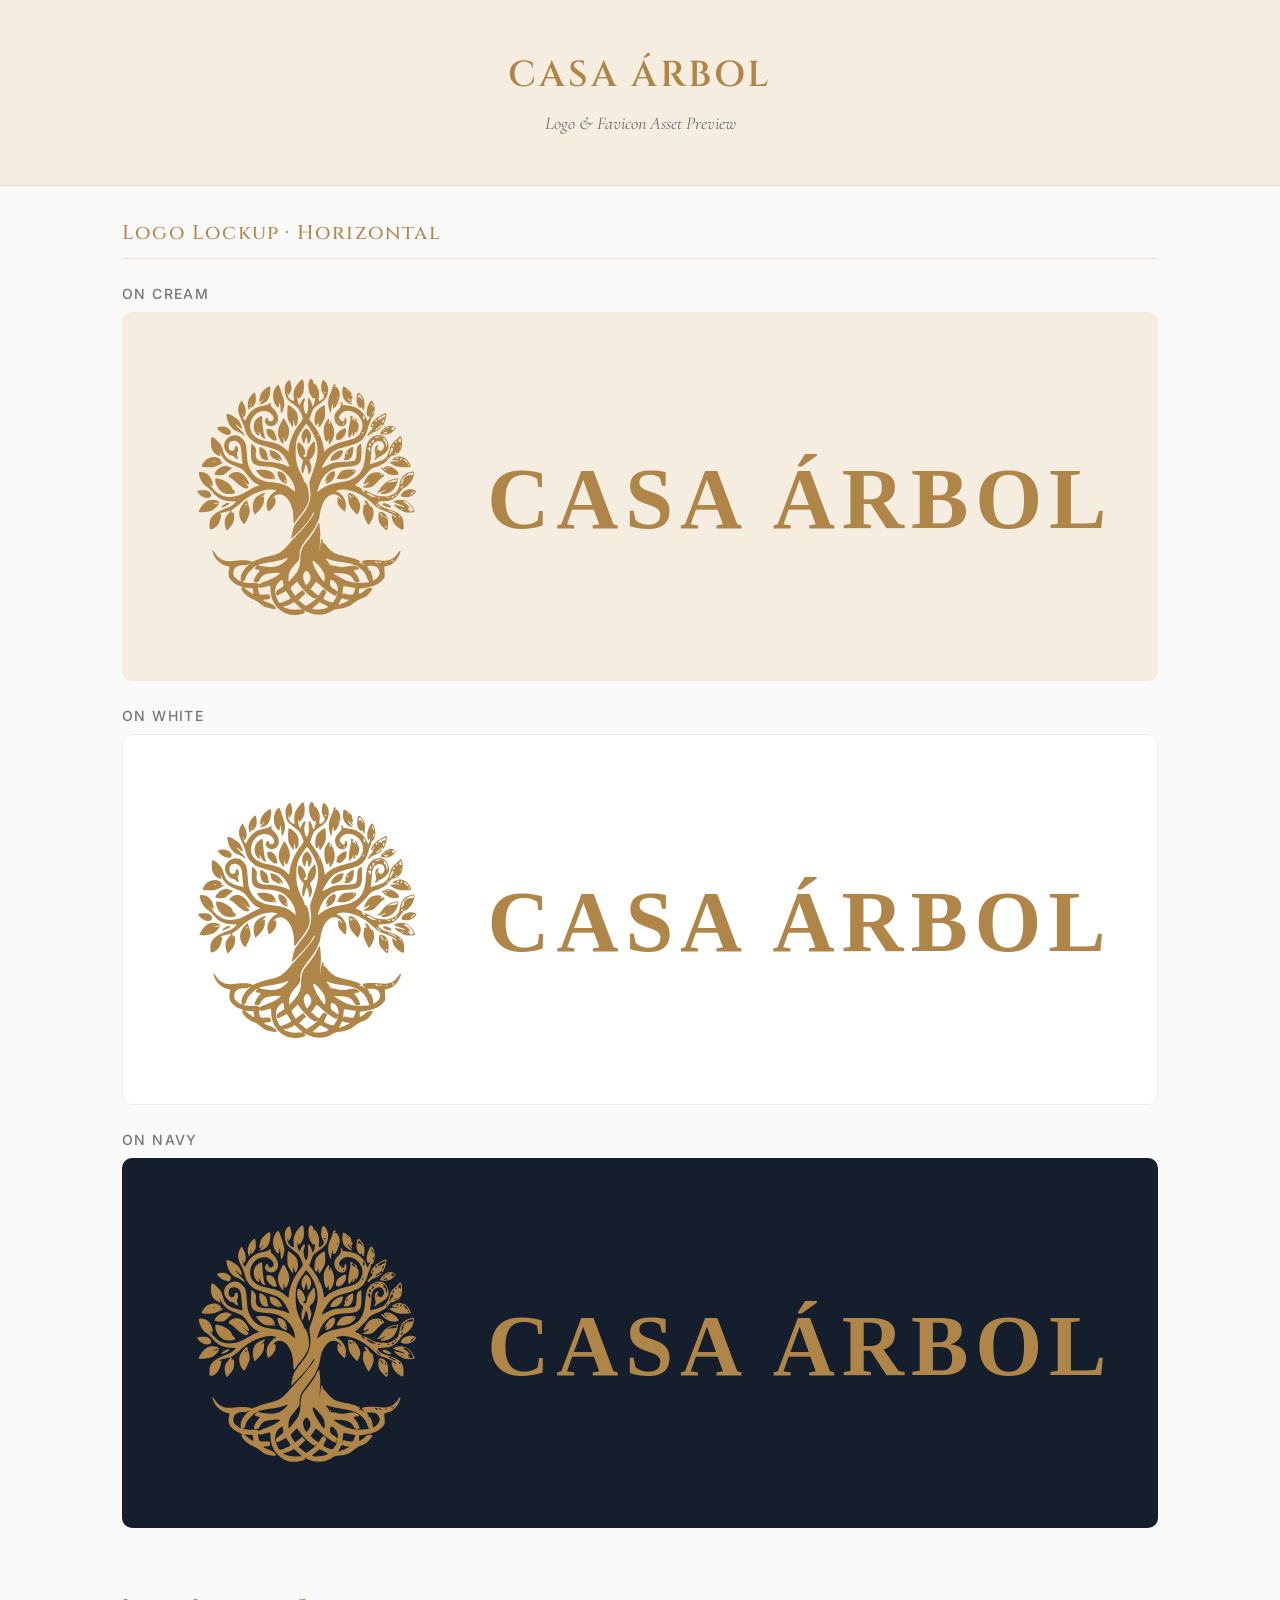
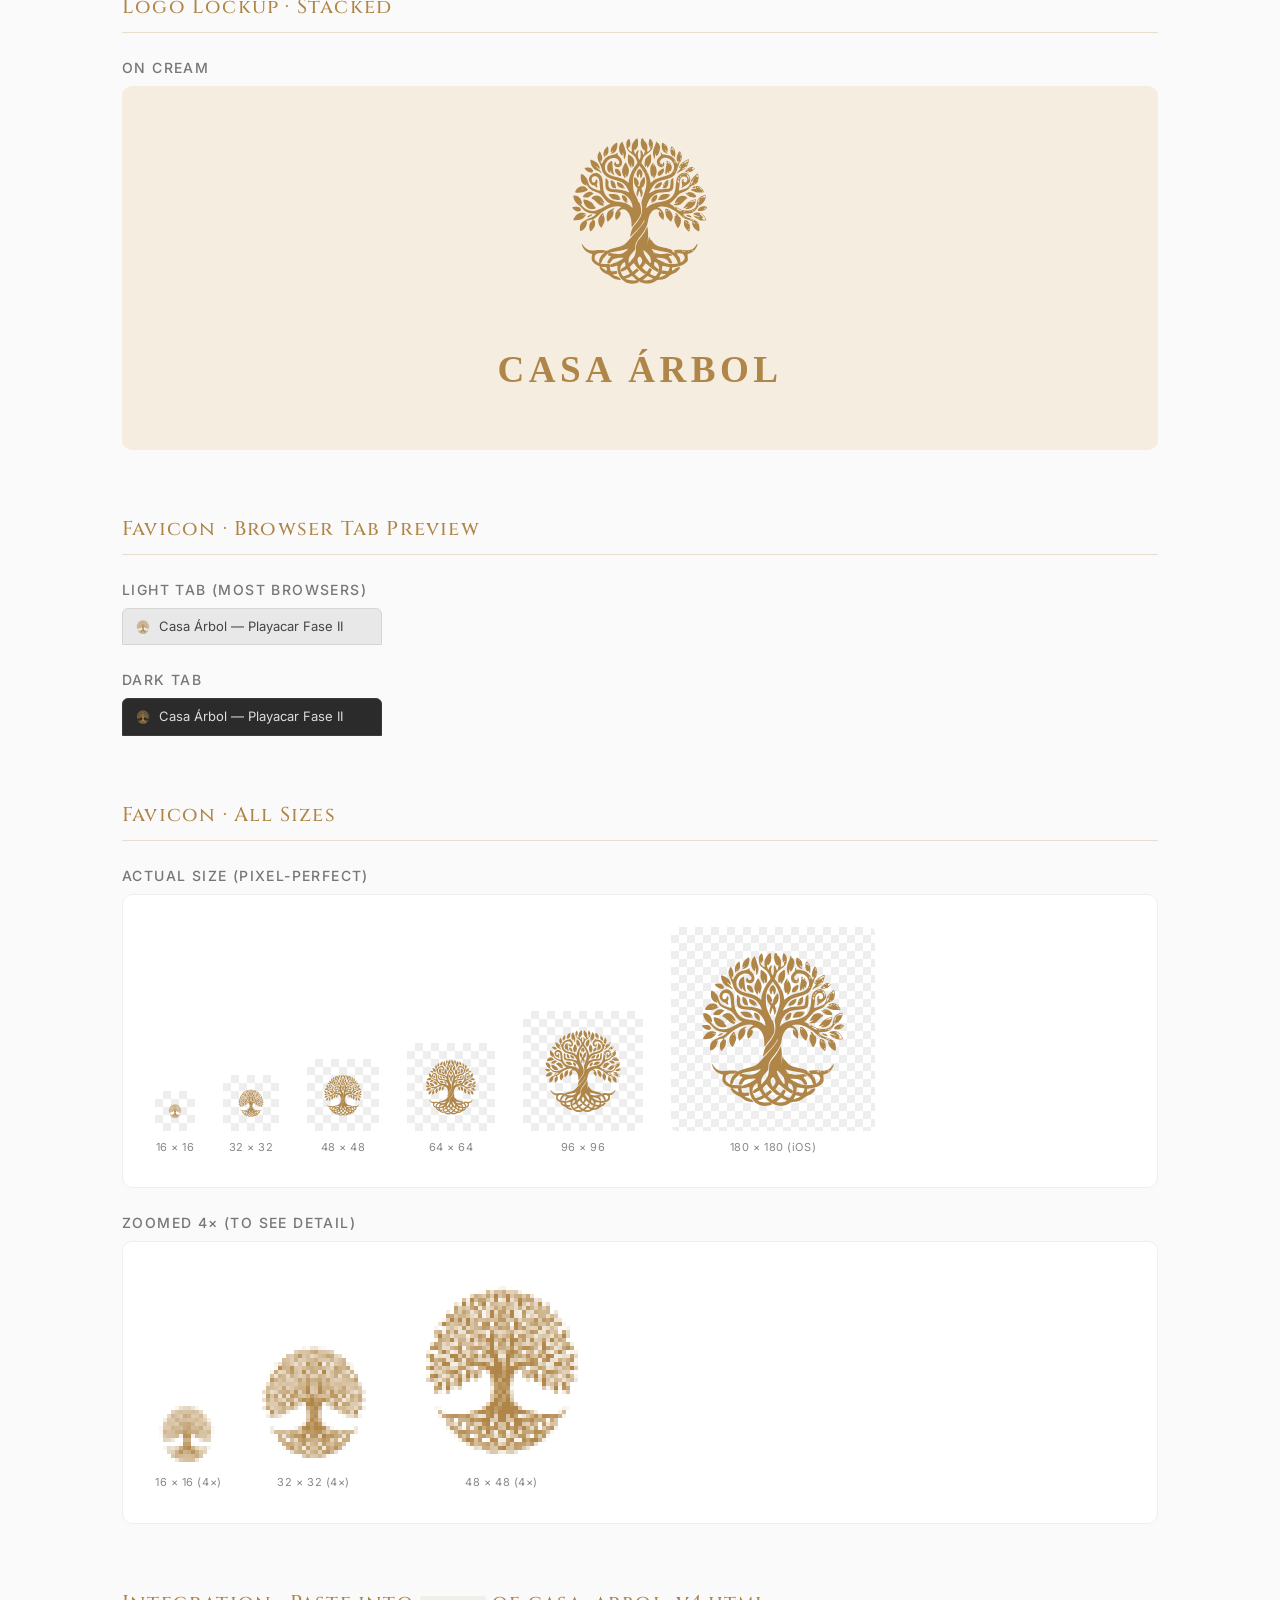
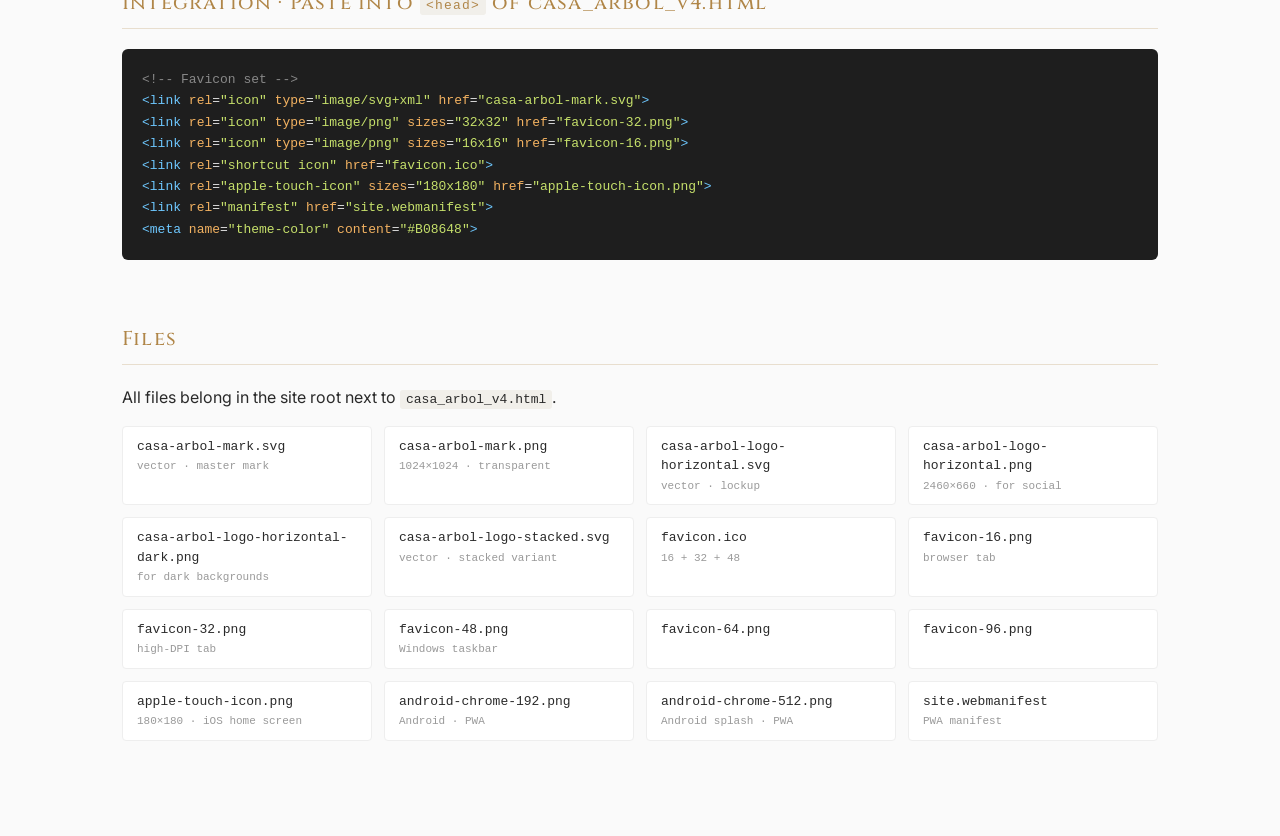
<file: images/casa-arbol-logo/preview.html>
<!DOCTYPE html>
<html lang="en">
<head>
  <meta charset="UTF-8">
  <meta name="viewport" content="width=device-width, initial-scale=1.0">
  <title>Casa Árbol — Logo & Favicon Assets</title>

  <!-- The actual favicon tags you'll paste into casa_arbol_v4.html -->
  <link rel="icon" type="image/svg+xml" href="casa-arbol-mark.svg">
  <link rel="icon" type="image/png" sizes="32x32" href="favicon-32.png">
  <link rel="icon" type="image/png" sizes="16x16" href="favicon-16.png">
  <link rel="shortcut icon" href="favicon.ico">
  <link rel="apple-touch-icon" sizes="180x180" href="apple-touch-icon.png">
  <link rel="manifest" href="site.webmanifest">
  <meta name="theme-color" content="#B08648">

  <link rel="preconnect" href="https://fonts.googleapis.com">
  <link rel="preconnect" href="https://fonts.gstatic.com" crossorigin>
  <link href="https://fonts.googleapis.com/css2?family=Cinzel:wght@500;600&family=Cormorant+Garamond:ital,wght@0,400;1,400&family=Inter:wght@400;500&display=swap" rel="stylesheet">

  <style>
    :root {
      --gold: #B08648;
      --cream: #f4ede0;
      --ink: #2a2a2a;
      --navy: #141e2d;
    }
    * { box-sizing: border-box; }
    body {
      margin: 0;
      font-family: 'Inter', system-ui, sans-serif;
      color: var(--ink);
      background: #fafafa;
      line-height: 1.5;
    }
    header {
      padding: 48px 32px;
      text-align: center;
      background: var(--cream);
      border-bottom: 1px solid rgba(176,134,72,0.2);
    }
    header h1 {
      font-family: 'Cinzel', serif;
      font-weight: 600;
      letter-spacing: 0.08em;
      color: var(--gold);
      margin: 0 0 8px;
      font-size: 36px;
    }
    header p {
      font-family: 'Cormorant Garamond', serif;
      font-style: italic;
      font-size: 18px;
      margin: 0;
      color: #6b6b6b;
    }
    main { max-width: 1100px; margin: 0 auto; padding: 32px; }
    section { margin-bottom: 64px; }
    h2 {
      font-family: 'Cinzel', serif;
      font-weight: 500;
      letter-spacing: 0.06em;
      color: var(--gold);
      font-size: 20px;
      margin: 0 0 20px;
      padding-bottom: 10px;
      border-bottom: 1px solid rgba(176,134,72,0.25);
    }
    h3 { margin: 24px 0 8px; font-size: 14px; color: #777; font-weight: 500; text-transform: uppercase; letter-spacing: 0.1em; }
    .row { display: flex; gap: 32px; align-items: center; flex-wrap: wrap; }
    .card { padding: 32px; border-radius: 10px; }
    .card.light  { background: #fff;       border: 1px solid #eee; }
    .card.cream  { background: var(--cream); }
    .card.navy   { background: var(--navy); }
    .card.navy h3 { color: rgba(255,255,255,0.55); }

    .tab-preview {
      display: flex; align-items: center; gap: 8px;
      background: #e8e8e8; border-radius: 6px 6px 0 0;
      padding: 8px 12px; border: 1px solid #d5d5d5;
      font-size: 13px; color: #444; max-width: 260px;
    }
    .tab-preview img { width: 16px; height: 16px; }
    .tab-preview.dark { background: #2b2b2b; color: #ddd; border-color: #3a3a3a; }

    .grid-16 { display: grid; grid-template-columns: repeat(6, auto); gap: 28px; align-items: end; justify-content: start; }
    .grid-16 .item { text-align: center; }
    .grid-16 .item img { display: block; image-rendering: pixelated; }
    .grid-16 .label { font-size: 11px; color: #888; margin-top: 8px; letter-spacing: 0.05em; }
    .checkered {
      padding: 12px; border-radius: 6px;
      background-image:
        linear-gradient(45deg, #eee 25%, transparent 25%),
        linear-gradient(-45deg, #eee 25%, transparent 25%),
        linear-gradient(45deg, transparent 75%, #eee 75%),
        linear-gradient(-45deg, transparent 75%, #eee 75%);
      background-size: 16px 16px;
      background-position: 0 0, 0 8px, 8px -8px, -8px 0px;
      background-color: #fff;
    }

    code { background: #f1efea; padding: 2px 6px; border-radius: 3px; font-size: 13px; }
    pre {
      background: #1e1e1e; color: #e0e0e0; padding: 20px; border-radius: 6px;
      overflow-x: auto; font-size: 13px; line-height: 1.65;
    }
    pre .tag   { color: #6ec8ff; }
    pre .attr  { color: #f3b261; }
    pre .str   { color: #c6e06b; }
    pre .com   { color: #888; }

    .assets-list { display: grid; grid-template-columns: repeat(auto-fill, minmax(240px,1fr)); gap: 12px; }
    .asset-item {
      padding: 10px 14px; background: #fff; border: 1px solid #eee; border-radius: 4px;
      font-family: ui-monospace, monospace; font-size: 13px;
    }
    .asset-item .size { color: #999; font-size: 11px; display: block; margin-top: 2px; }
  </style>
</head>
<body>

<header>
  <h1>CASA ÁRBOL</h1>
  <p>Logo & Favicon Asset Preview</p>
</header>

<main>

  <section>
    <h2>Logo Lockup · Horizontal</h2>

    <h3>On cream</h3>
    <div class="card cream">
      <img src="casa-arbol-logo-horizontal.svg" alt="Casa Árbol logo" style="max-width: 100%; height: auto; display: block;">
    </div>

    <h3>On white</h3>
    <div class="card light">
      <img src="casa-arbol-logo-horizontal.svg" alt="Casa Árbol logo" style="max-width: 100%; height: auto; display: block;">
    </div>

    <h3>On navy</h3>
    <div class="card navy">
      <img src="casa-arbol-logo-horizontal.svg" alt="Casa Árbol logo" style="max-width: 100%; height: auto; display: block; filter: brightness(1.0);">
    </div>
  </section>

  <section>
    <h2>Logo Lockup · Stacked</h2>
    <h3>On cream</h3>
    <div class="card cream" style="display: flex; justify-content: center;">
      <img src="casa-arbol-logo-stacked.svg" alt="Casa Árbol logo stacked" style="max-width: 400px; height: auto; display: block;">
    </div>
  </section>

  <section>
    <h2>Favicon · Browser Tab Preview</h2>

    <h3>Light tab (most browsers)</h3>
    <div class="tab-preview">
      <img src="favicon-16.png" alt="">
      <span>Casa Árbol — Playacar Fase II</span>
    </div>

    <h3>Dark tab</h3>
    <div class="tab-preview dark">
      <img src="favicon-16.png" alt="">
      <span>Casa Árbol — Playacar Fase II</span>
    </div>
  </section>

  <section>
    <h2>Favicon · All Sizes</h2>

    <h3>Actual size (pixel-perfect)</h3>
    <div class="card light">
      <div class="grid-16">
        <div class="item"><div class="checkered"><img src="favicon-16.png" width="16" height="16"></div><div class="label">16 × 16</div></div>
        <div class="item"><div class="checkered"><img src="favicon-32.png" width="32" height="32"></div><div class="label">32 × 32</div></div>
        <div class="item"><div class="checkered"><img src="favicon-48.png" width="48" height="48"></div><div class="label">48 × 48</div></div>
        <div class="item"><div class="checkered"><img src="favicon-64.png" width="64" height="64"></div><div class="label">64 × 64</div></div>
        <div class="item"><div class="checkered"><img src="favicon-96.png" width="96" height="96"></div><div class="label">96 × 96</div></div>
        <div class="item"><div class="checkered"><img src="apple-touch-icon.png" width="180" height="180"></div><div class="label">180 × 180 (iOS)</div></div>
      </div>
    </div>

    <h3>Zoomed 4× (to see detail)</h3>
    <div class="card light">
      <div class="grid-16">
        <div class="item"><img src="favicon-16.png" width="64" height="64" style="image-rendering: pixelated;"><div class="label">16 × 16 (4×)</div></div>
        <div class="item"><img src="favicon-32.png" width="128" height="128" style="image-rendering: pixelated;"><div class="label">32 × 32 (4×)</div></div>
        <div class="item"><img src="favicon-48.png" width="192" height="192" style="image-rendering: pixelated;"><div class="label">48 × 48 (4×)</div></div>
      </div>
    </div>
  </section>

  <section>
    <h2>Integration · Paste into <code>&lt;head&gt;</code> of casa_arbol_v4.html</h2>
<pre><span class="com">&lt;!-- Favicon set --&gt;</span>
<span class="tag">&lt;link</span> <span class="attr">rel</span>=<span class="str">"icon"</span> <span class="attr">type</span>=<span class="str">"image/svg+xml"</span> <span class="attr">href</span>=<span class="str">"casa-arbol-mark.svg"</span><span class="tag">&gt;</span>
<span class="tag">&lt;link</span> <span class="attr">rel</span>=<span class="str">"icon"</span> <span class="attr">type</span>=<span class="str">"image/png"</span> <span class="attr">sizes</span>=<span class="str">"32x32"</span> <span class="attr">href</span>=<span class="str">"favicon-32.png"</span><span class="tag">&gt;</span>
<span class="tag">&lt;link</span> <span class="attr">rel</span>=<span class="str">"icon"</span> <span class="attr">type</span>=<span class="str">"image/png"</span> <span class="attr">sizes</span>=<span class="str">"16x16"</span> <span class="attr">href</span>=<span class="str">"favicon-16.png"</span><span class="tag">&gt;</span>
<span class="tag">&lt;link</span> <span class="attr">rel</span>=<span class="str">"shortcut icon"</span> <span class="attr">href</span>=<span class="str">"favicon.ico"</span><span class="tag">&gt;</span>
<span class="tag">&lt;link</span> <span class="attr">rel</span>=<span class="str">"apple-touch-icon"</span> <span class="attr">sizes</span>=<span class="str">"180x180"</span> <span class="attr">href</span>=<span class="str">"apple-touch-icon.png"</span><span class="tag">&gt;</span>
<span class="tag">&lt;link</span> <span class="attr">rel</span>=<span class="str">"manifest"</span> <span class="attr">href</span>=<span class="str">"site.webmanifest"</span><span class="tag">&gt;</span>
<span class="tag">&lt;meta</span> <span class="attr">name</span>=<span class="str">"theme-color"</span> <span class="attr">content</span>=<span class="str">"#B08648"</span><span class="tag">&gt;</span></pre>
  </section>

  <section>
    <h2>Files</h2>
    <p>All files belong in the site root next to <code>casa_arbol_v4.html</code>.</p>
    <div class="assets-list">
      <div class="asset-item">casa-arbol-mark.svg<span class="size">vector · master mark</span></div>
      <div class="asset-item">casa-arbol-mark.png<span class="size">1024×1024 · transparent</span></div>
      <div class="asset-item">casa-arbol-logo-horizontal.svg<span class="size">vector · lockup</span></div>
      <div class="asset-item">casa-arbol-logo-horizontal.png<span class="size">2460×660 · for social</span></div>
      <div class="asset-item">casa-arbol-logo-horizontal-dark.png<span class="size">for dark backgrounds</span></div>
      <div class="asset-item">casa-arbol-logo-stacked.svg<span class="size">vector · stacked variant</span></div>
      <div class="asset-item">favicon.ico<span class="size">16 + 32 + 48</span></div>
      <div class="asset-item">favicon-16.png<span class="size">browser tab</span></div>
      <div class="asset-item">favicon-32.png<span class="size">high-DPI tab</span></div>
      <div class="asset-item">favicon-48.png<span class="size">Windows taskbar</span></div>
      <div class="asset-item">favicon-64.png</div>
      <div class="asset-item">favicon-96.png</div>
      <div class="asset-item">apple-touch-icon.png<span class="size">180×180 · iOS home screen</span></div>
      <div class="asset-item">android-chrome-192.png<span class="size">Android · PWA</span></div>
      <div class="asset-item">android-chrome-512.png<span class="size">Android splash · PWA</span></div>
      <div class="asset-item">site.webmanifest<span class="size">PWA manifest</span></div>
    </div>
  </section>

</main>
</body>
</html>
</file>
